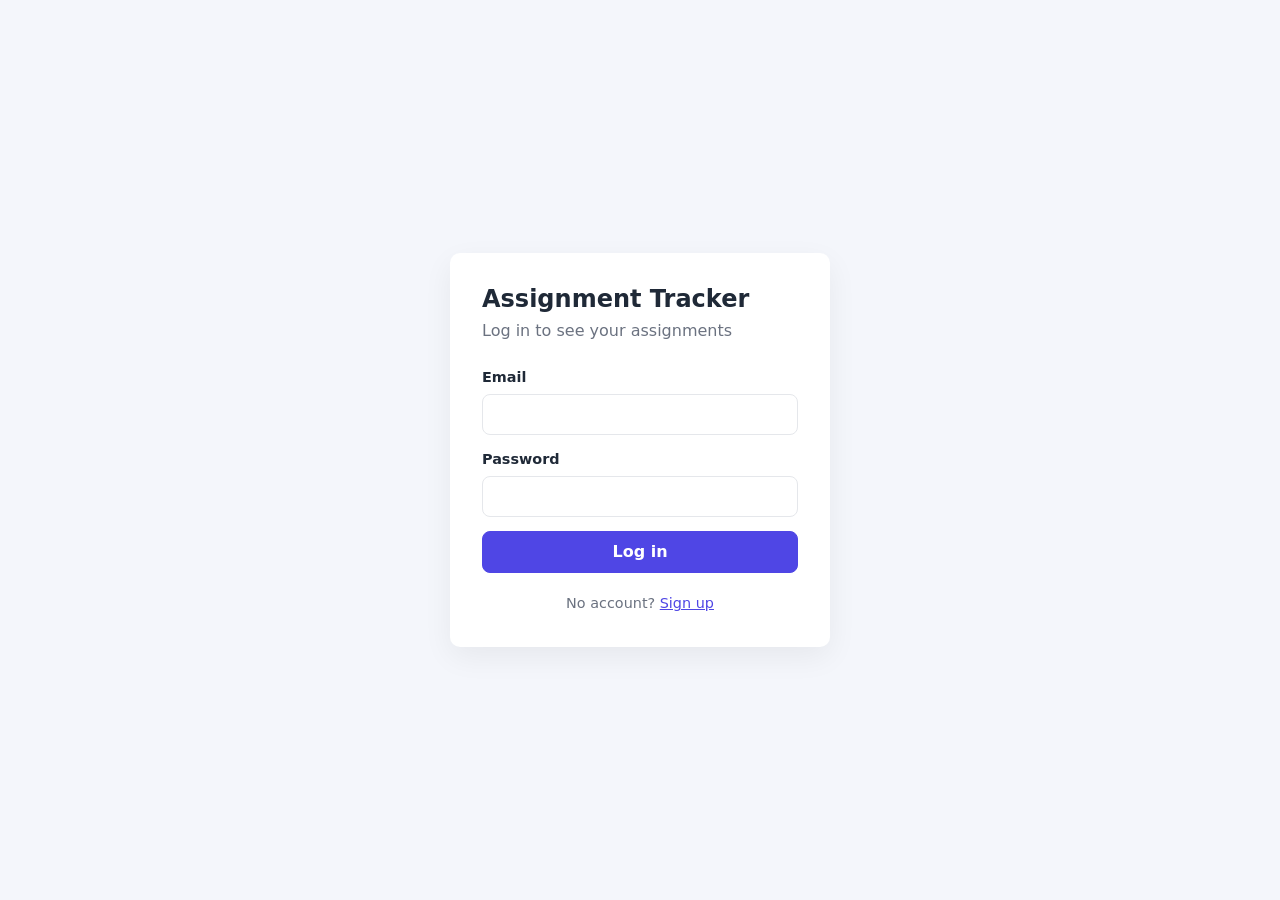
<file: AssignmentTracker/frontend/index.html>
<!DOCTYPE html>
<html lang="en">
<head>
  <meta charset="UTF-8">
  <meta name="viewport" content="width=device-width, initial-scale=1">
  <title>Log in · Assignment Tracker</title>
  <link rel="stylesheet" href="style.css">
  <script src="api.js"></script>
  <script>redirectIfLoggedIn();</script>
</head>
<body class="centered">
  <main class="card">
    <h1>Assignment Tracker</h1>
    <p class="subtitle">Log in to see your assignments</p>

    <form id="login-form">
      <label>Email
        <input type="email" name="email" required autocomplete="email">
      </label>
      <label>Password
        <input type="password" name="password" required autocomplete="current-password">
      </label>
      <p id="message" class="message" hidden role="alert"></p>
      <button type="submit" class="btn primary full">Log in</button>
    </form>

    <p class="switch">No account? <a href="signup.html">Sign up</a></p>
  </main>

  <script>
    const form = document.getElementById("login-form");
    const message = document.getElementById("message");
    const button = form.querySelector("button");

    form.addEventListener("submit", async (event) => {
      event.preventDefault(); // stop the browser's default full-page form submit
      showMessage(message, "");
      button.disabled = true;
      button.textContent = "Logging in…";

      try {
        await login(form.email.value.trim(), form.password.value);
        location.replace(HOME_PAGE);
      } catch (err) {
        showMessage(message, err.message);
        button.disabled = false;
        button.textContent = "Log in";
      }
    });
  </script>
</body>
</html>
</file>
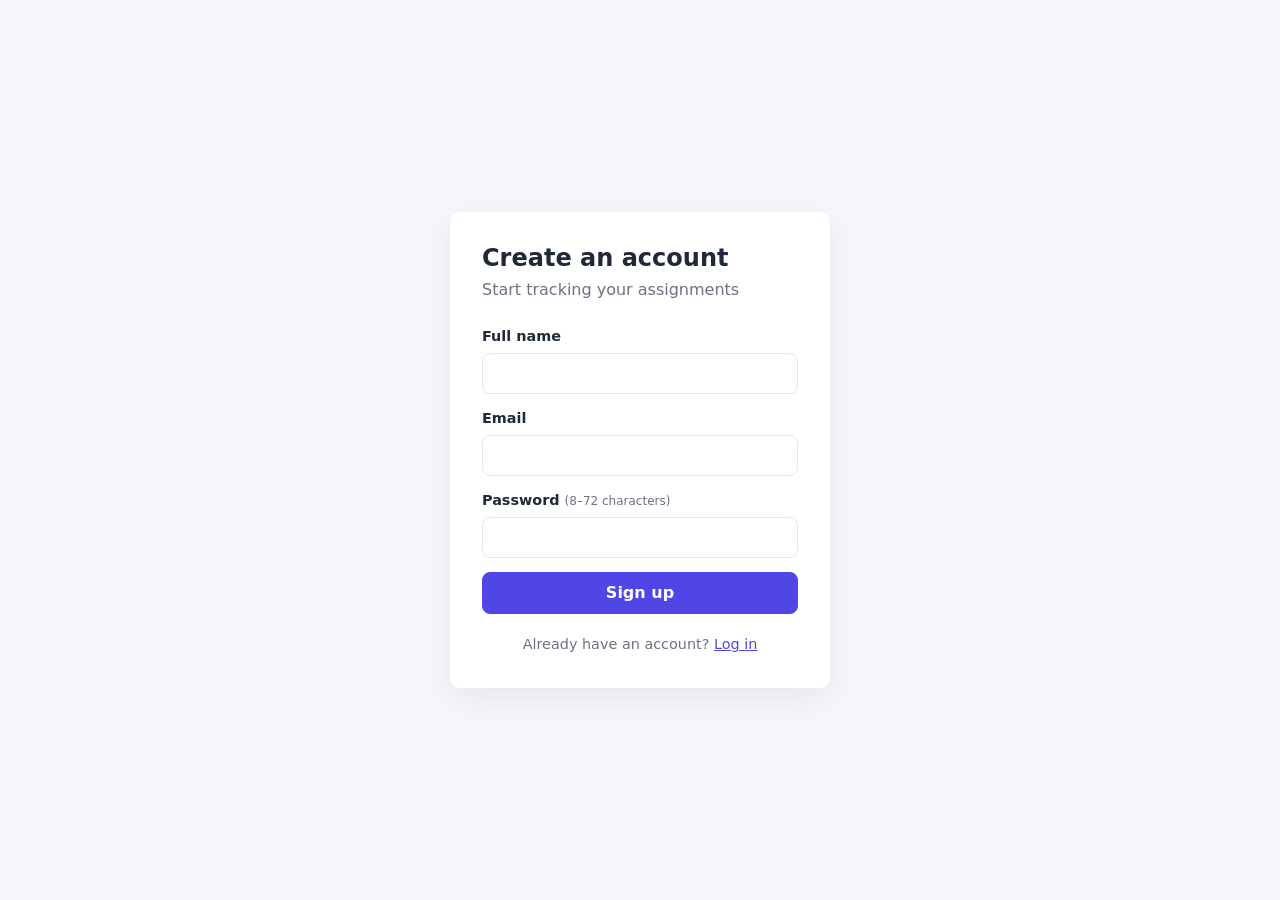
<file: AssignmentTracker/frontend/signup.html>
<!DOCTYPE html>
<html lang="en">
<head>
  <meta charset="UTF-8">
  <meta name="viewport" content="width=device-width, initial-scale=1">
  <title>Sign up · Assignment Tracker</title>
  <link rel="stylesheet" href="style.css">
  <script src="api.js"></script>
  <script>redirectIfLoggedIn();</script>
</head>
<body class="centered">
  <main class="card">
    <h1>Create an account</h1>
    <p class="subtitle">Start tracking your assignments</p>

    <form id="signup-form">
      <label>Full name
        <input type="text" name="full_name" required maxlength="100" autocomplete="name">
      </label>
      <label>Email
        <input type="email" name="email" required autocomplete="email">
      </label>
      <label>Password <small>(8–72 characters)</small>
        <input type="password" name="password" required minlength="8" maxlength="72" autocomplete="new-password">
      </label>
      <p id="message" class="message" hidden role="alert"></p>
      <button type="submit" class="btn primary full">Sign up</button>
    </form>

    <p class="switch">Already have an account? <a href="index.html">Log in</a></p>
  </main>

  <script>
    const form = document.getElementById("signup-form");
    const message = document.getElementById("message");
    const button = form.querySelector("button");

    form.addEventListener("submit", async (event) => {
      event.preventDefault();
      showMessage(message, "");
      button.disabled = true;
      button.textContent = "Creating account…";

      const email = form.email.value.trim();
      const password = form.password.value;

      try {
        // 1) create the user (JSON body)
        await api("/auth/signup", {
          method: "POST",
          json: { email, full_name: form.full_name.value.trim(), password },
        });
        // 2) log in with the same details, which stores the token
        await login(email, password);
        location.replace(HOME_PAGE);
      } catch (err) {
        showMessage(message, err.message);
        button.disabled = false;
        button.textContent = "Sign up";
      }
    });
  </script>
</body>
</html>
</file>
<file: AssignmentTracker/frontend/style.css>
/* ---------- Theme: change these to restyle the whole app ---------- */
:root {
  --accent: #4f46e5;
  --accent-dark: #4338ca;
  --bg: #f4f6fb;
  --surface: #ffffff;
  --text: #1f2937;
  --muted: #6b7280;
  --border: #e5e7eb;
  --danger: #dc2626;
  --radius: 10px;
}

* { box-sizing: border-box; }
[hidden] { display: none !important; }

body {
  margin: 0;
  font-family: system-ui, -apple-system, "Segoe UI", Roboto, sans-serif;
  background: var(--bg);
  color: var(--text);
  line-height: 1.5;
}

h1, h2 { margin: 0 0 0.75rem; line-height: 1.2; }
h1 { font-size: 1.5rem; }
h2 { font-size: 1.1rem; }
small { color: var(--muted); font-weight: normal; }
a { color: var(--accent); }

/* ---------- Forms ---------- */
label { display: block; font-size: 0.9rem; font-weight: 600; margin-bottom: 0.9rem; }

input, select, textarea {
  display: block;
  width: 100%;
  margin-top: 0.3rem;
  padding: 0.55rem 0.7rem;
  font: inherit;
  font-weight: normal;
  color: inherit;
  background: var(--surface);
  border: 1px solid var(--border);
  border-radius: 8px;
}
input:focus, select:focus, textarea:focus {
  outline: 2px solid var(--accent);
  outline-offset: -1px;
  border-color: transparent;
}

/* ---------- Buttons ---------- */
.btn {
  padding: 0.5rem 1rem;
  font: inherit;
  font-weight: 600;
  color: var(--text);
  background: var(--surface);
  border: 1px solid var(--border);
  border-radius: 8px;
  cursor: pointer;
}
.btn:hover { border-color: var(--muted); }
.btn:disabled { opacity: 0.6; cursor: wait; }
.btn.primary { color: #fff; background: var(--accent); border-color: var(--accent); }
.btn.primary:hover { background: var(--accent-dark); }
.btn.danger { color: var(--danger); }
.btn.small { padding: 0.25rem 0.6rem; font-size: 0.85rem; }
.btn.full { width: 100%; }

/* ---------- Messages ---------- */
.message {
  padding: 0.6rem 0.8rem;
  border-radius: 8px;
  font-size: 0.9rem;
  white-space: pre-line; /* keeps one validation error per line */
}
.message.error { color: #991b1b; background: #fee2e2; }
.message.success { color: #166534; background: #dcfce7; }

/* ---------- Login / signup card ---------- */
body.centered { display: grid; place-items: center; min-height: 100vh; padding: 1rem; }
.card {
  width: 100%;
  max-width: 380px;
  padding: 2rem;
  background: var(--surface);
  border-radius: var(--radius);
  box-shadow: 0 10px 30px rgba(0, 0, 0, 0.06);
}
.subtitle { margin: -0.4rem 0 1.5rem; color: var(--muted); }
.switch { margin: 1.25rem 0 0; text-align: center; font-size: 0.9rem; color: var(--muted); }

/* ---------- Home page ---------- */
.topbar {
  display: flex;
  align-items: center;
  justify-content: space-between;
  gap: 1rem;
  padding: 0.75rem 1.5rem;
  background: var(--surface);
  border-bottom: 1px solid var(--border);
}
.topbar strong { color: var(--accent); }
.topbar-right { display: flex; align-items: center; gap: 1rem; }

.container { max-width: 1000px; margin: 0 auto; padding: 1.5rem 1rem; }
.container > .message { margin-bottom: 1rem; }

.panel {
  margin-bottom: 1.5rem;
  padding: 1.25rem;
  background: var(--surface);
  border: 1px solid var(--border);
  border-radius: var(--radius);
}

.grid-form {
  display: grid;
  grid-template-columns: repeat(auto-fit, minmax(180px, 1fr));
  gap: 0 1rem;
  align-items: end;
}
.grid-form .wide { grid-column: span 2; }
.grid-form button { margin-bottom: 0.9rem; }

.list-header { display: flex; flex-wrap: wrap; justify-content: space-between; gap: 0.5rem; }
.filters { display: flex; flex-wrap: wrap; gap: 0.4rem; margin-bottom: 0.75rem; }
.btn.filter { padding: 0.3rem 0.8rem; font-size: 0.85rem; border-radius: 999px; }
.btn.filter.active { color: #fff; background: var(--accent); border-color: var(--accent); }

/* ---------- Table ---------- */
.table-wrap { overflow-x: auto; } /* lets the table scroll sideways on phones */
table { width: 100%; border-collapse: collapse; font-size: 0.92rem; }
th, td { padding: 0.6rem 0.5rem; text-align: left; border-bottom: 1px solid var(--border); }
th { font-size: 0.8rem; text-transform: uppercase; letter-spacing: 0.03em; color: var(--muted); }
td.title { font-weight: 600; }
td.notes { max-width: 220px; color: var(--muted); overflow-wrap: anywhere; }
td select { width: auto; margin: 0; padding: 0.3rem 0.5rem; }
td.actions { white-space: nowrap; text-align: right; }
td.actions .btn + .btn { margin-left: 0.3rem; }

tr.is-overdue { background: #fef2f2; }
tr.is-overdue td:first-child { box-shadow: inset 3px 0 var(--danger); }
.badge {
  padding: 0.1rem 0.45rem;
  font-size: 0.72rem;
  font-weight: 700;
  color: #fff;
  background: var(--danger);
  border-radius: 999px;
}
tr.is-done td { color: var(--muted); }
tr.is-done td.title { text-decoration: line-through; }

.empty { margin: 1rem 0 0; padding: 2rem; text-align: center; color: var(--muted); }

/* ---------- Edit dialog ---------- */
dialog {
  width: min(440px, 92vw);
  padding: 1.5rem;
  border: none;
  border-radius: var(--radius);
  box-shadow: 0 20px 50px rgba(0, 0, 0, 0.2);
}
dialog::backdrop { background: rgba(17, 24, 39, 0.4); }
.dialog-actions { display: flex; justify-content: flex-end; gap: 0.5rem; margin-top: 1rem; }

/* ---------- Small screens ---------- */
@media (max-width: 600px) {
  .grid-form .wide { grid-column: auto; }
  .topbar { padding: 0.75rem 1rem; }
  .topbar-right { gap: 0.5rem; font-size: 0.85rem; }
}
</file>
